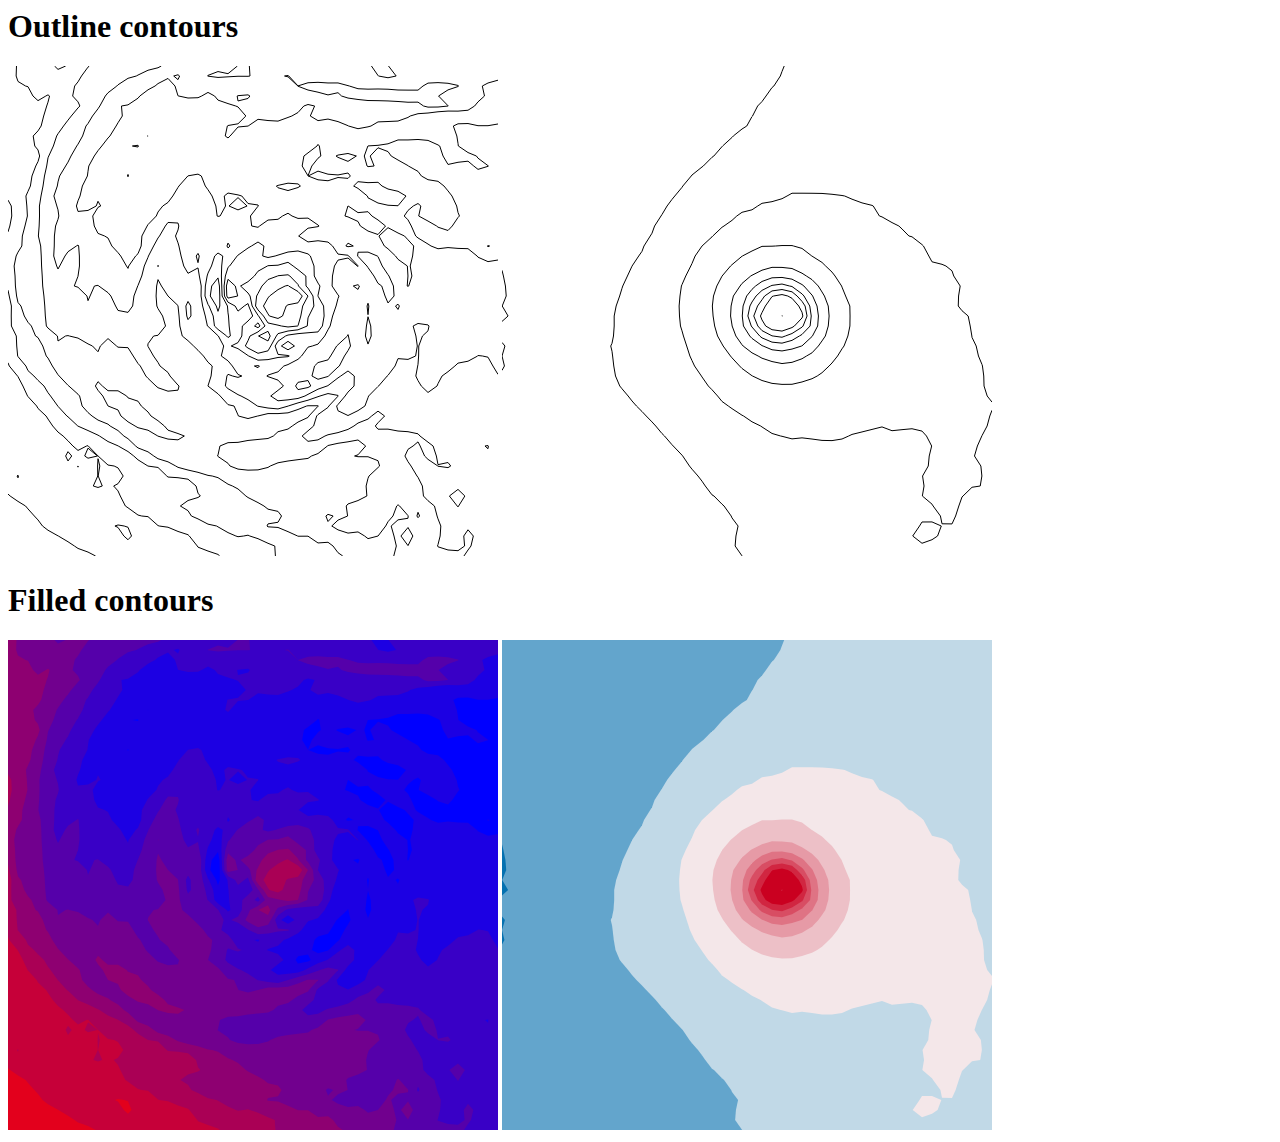
<file: src/Assignment10 - Marching Squares/index.html>
<!--
	Name:		Julian Aguirre
	Class:		CSC 444
	File:		index.html
	Date:		4/12/2021
	
	CSC 444 Assignment 10: Marching Squares
-->
<html lang='en'>
<head>
	<title>Marching Squares</title>
	<script src='d3.js'></script>
	<script src='data.js'></script>
	<script src='a10.js' defer></script>
</head>
<body>
	<!-- This div contains the charts that display the dataset with outline contours. -->
	<h1>Outline contours</h1>
	<div>
		<span id='plot1-temperature'></span>
		<span id='plot1-pressure'></span>
	</div>
	
	<!-- This div contains the charts that display the dataset with filled contours. -->
	<h1>Filled contours</h1>
	<div>
		<span id='plot2-temperature'></span>
		<span id='plot2-pressure'></span>
	</div>
</body>
</html>
</file>
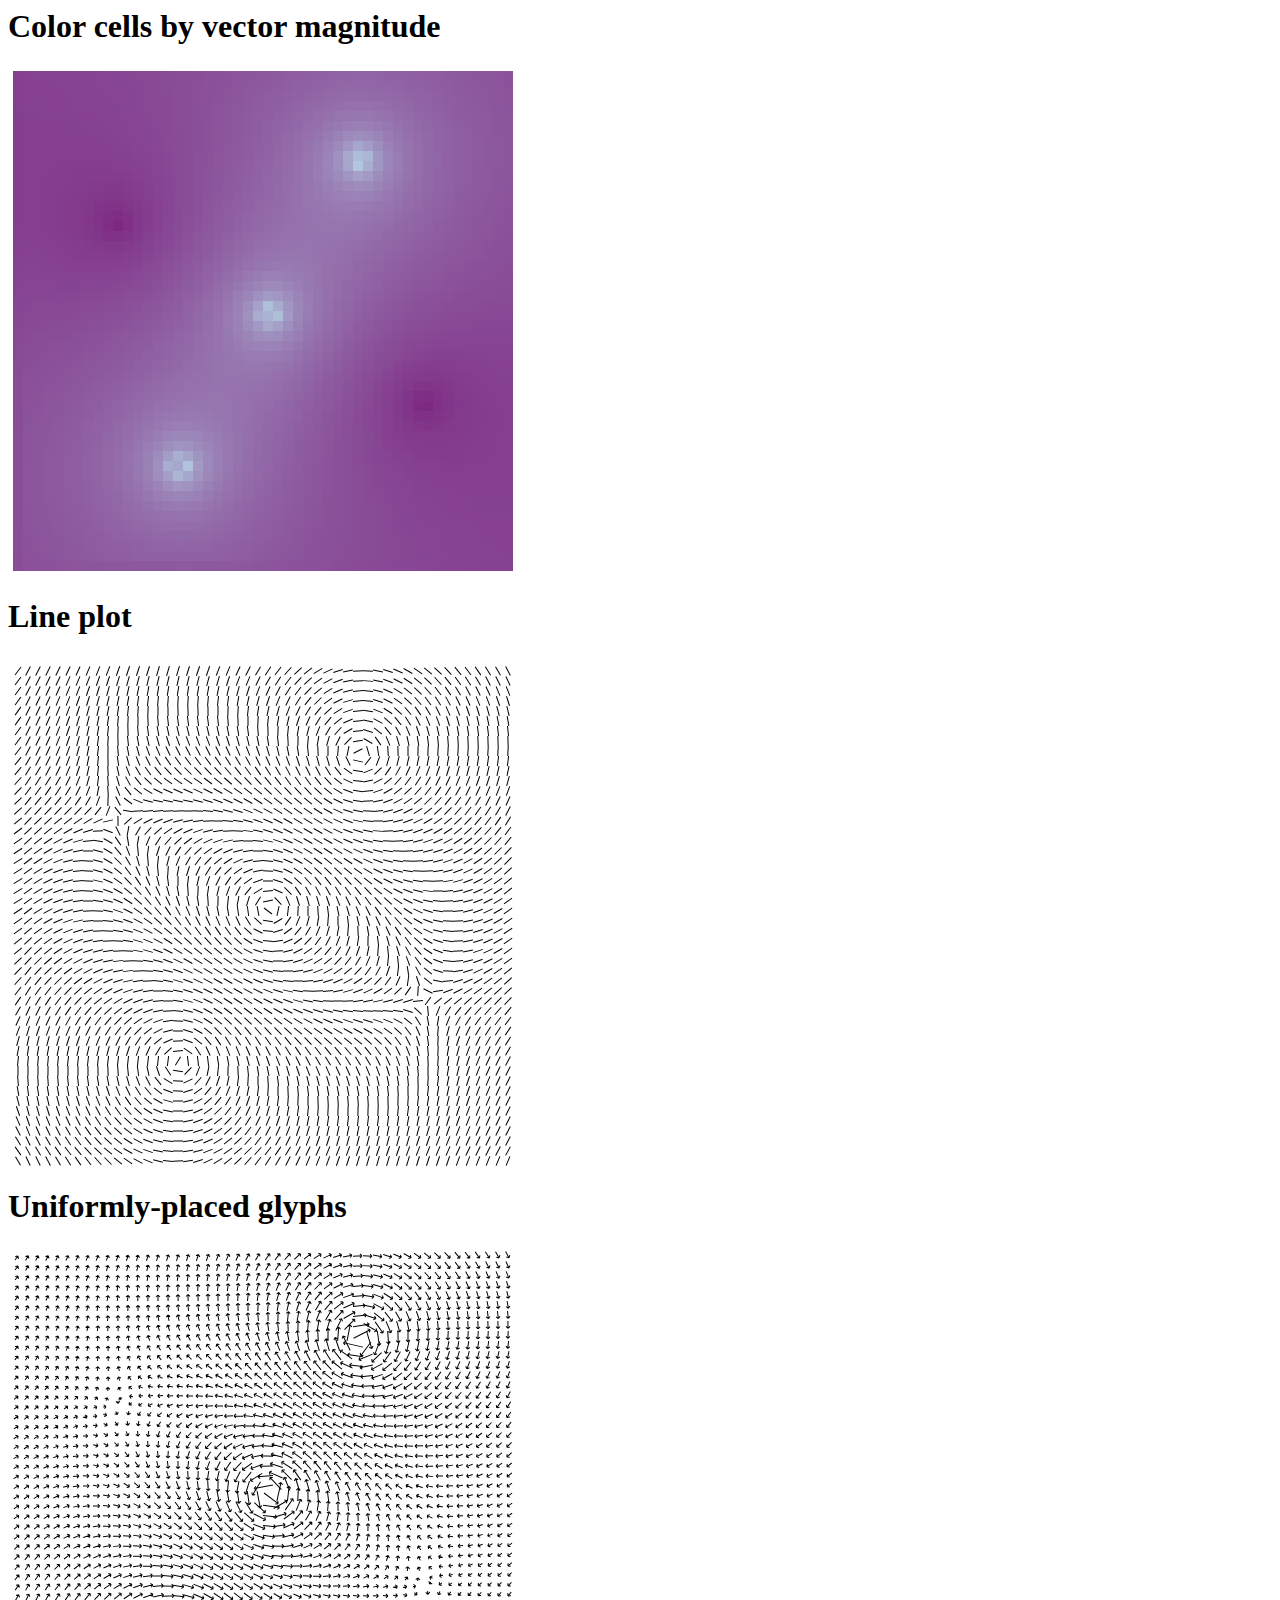
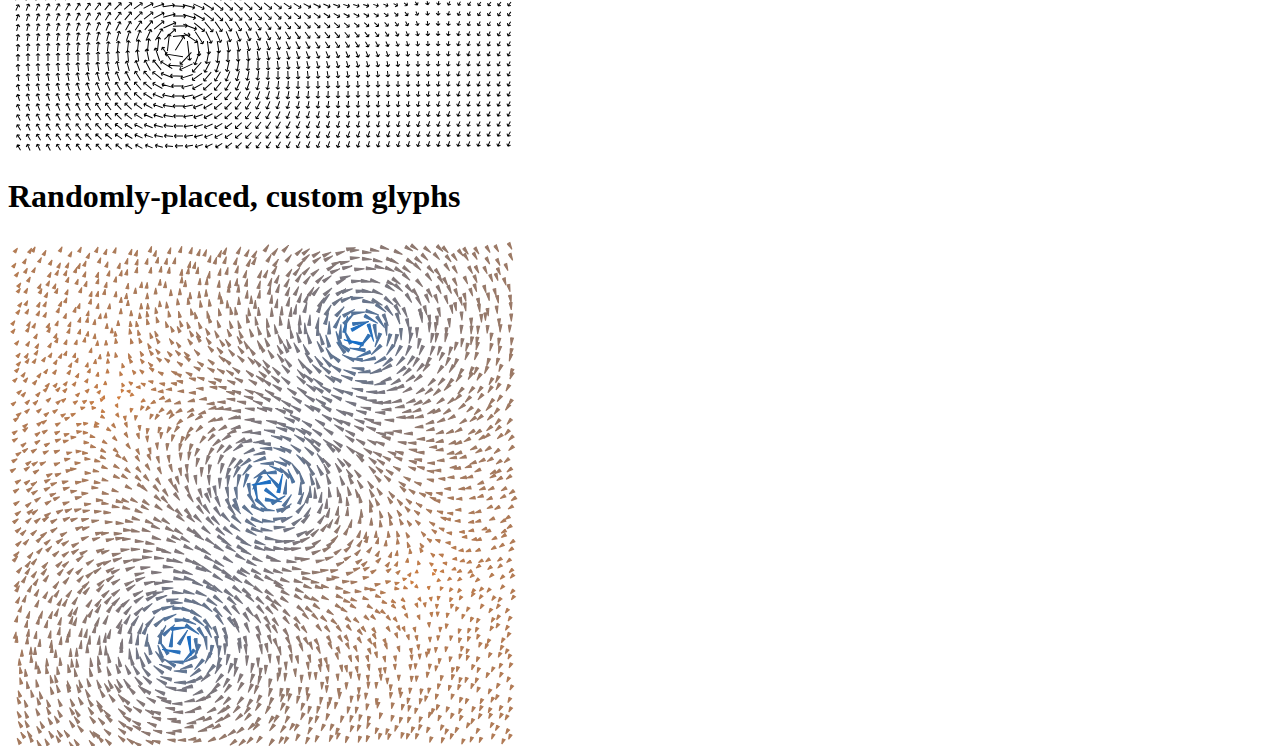
<file: src/Assignment12 - Flow Visualization/index.html>
<!--
	Name:		Julian Aguirre
	Class:		CSC 444
	File:		index.html
	Date:		4/28/2021
	
	CSC 444 Assignment 12: Flow Visualization
-->
<html lang='en'>
<head>
	<title>Flow Visualization</title>
	<meta charset='UTF-8'/>
	<link rel='stylesheet' href='style.css'>
	<script src='d3.js'></script>
	<script src='data.js'></script>
	<script src='a12.js' defer></script>
</head>
<body>
	
	<h1>Color cells by vector magnitude</h1>
	<div id='plot-color'></div>
	
	<h1>Line plot</h1>
	<div id='plot-line'></div>
	
	<h1>Uniformly-placed glyphs</h1>
	<div id='plot-uniform'></div>
	
	<h1>Randomly-placed, custom glyphs</h1>
	<div id='plot-random'></div>

</body>
</html>
</file>
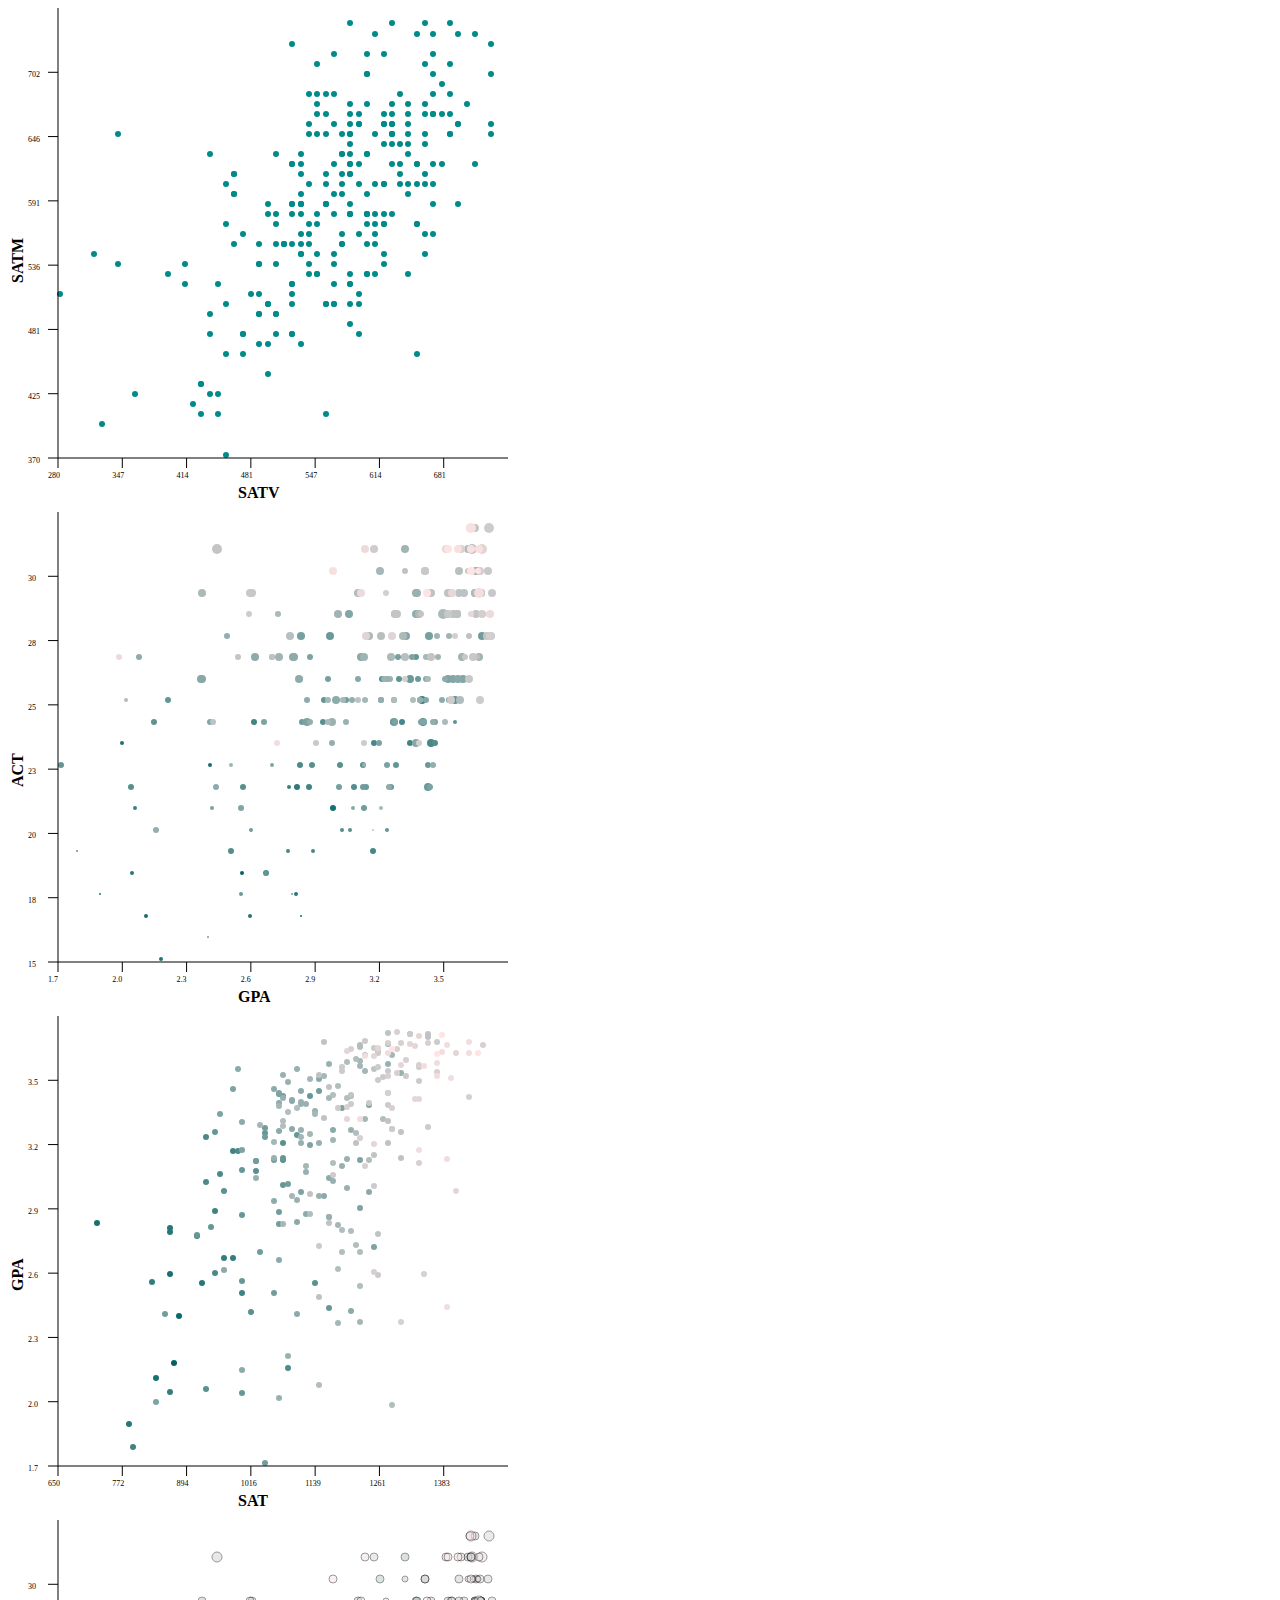
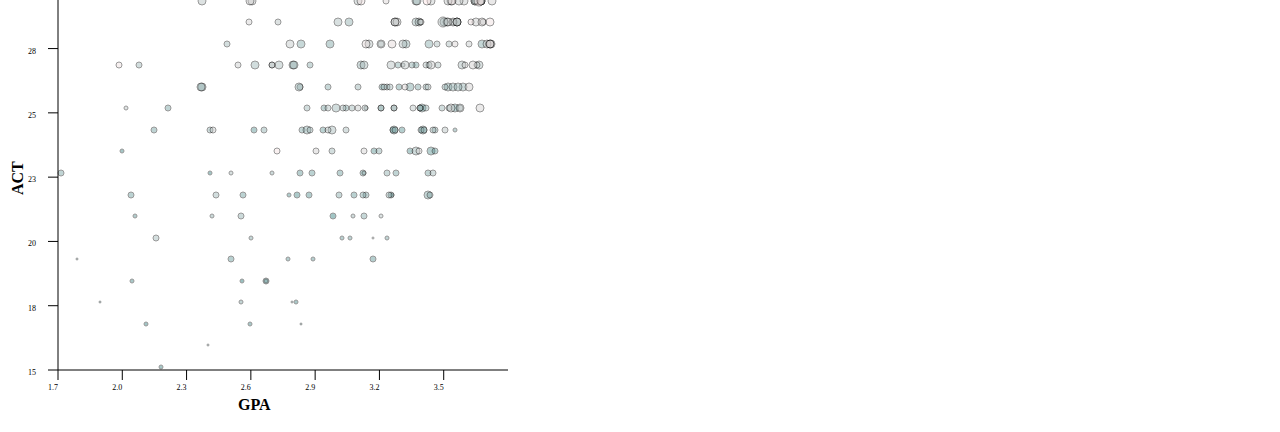
<file: src/Assignment3 - Javascript/index.html>
<!--
Name:		Julian Aguirre
Class:		CSC 444
File:		index.html
Date:		2/8/2021
-->
<!DOCTYPE html>
<html lang='en'>
<head>
	<meta charset='UTF-8'>
	<title>Assignment 3 Javascript</title>
	<link rel='stylesheet' href='style.css'>
	<script src='scores.js'></script>
	<script src='svg.js'></script>
	<script src='a03.js' defer></script>
</head>
<body>
	<!--
		Visualization 1: Scatterplot of circles, showing SAT's verbal scores versus SAT's
		mathematics scores
	-->
	<div id='chart_1'></div>
	
	<!--
		Visualization 2: Scatterplot of circles where GPA scores are on the x-axis, ACT scores are
		on the y-axis, the radius of the circles represent SATV scores, and the color represents
		SATM scores.
	 -->
	<div id='chart_2'></div>
	
	<!--
		Visualization 3: Scatterplot of circles where the sum of the SAT scores specifies the
		x-coordinate, GPA scores are on the y-axis, the radius of the circles is fixed, and the
		color of the circles represents the ACT scores.
	 -->
	<div id='chart_3'></div>
	
	<!--
		Extra Credit Visualization: For this improved visualization of chart 2, I decided to go with
		the use of opacity to improve the clarity. In the chart when there are stacked circles there
		is no way to tell if a circle is beneath another one. I set the opacity of the circle fill
		to 0.4 and the circle stroke color to black (from transparent). With these changes you can
		now tell with more ease whether or not there is a circle underneath any given circle.
	-->
	<div id='chart_2b'></div>
	
</body>
</html>
</file>
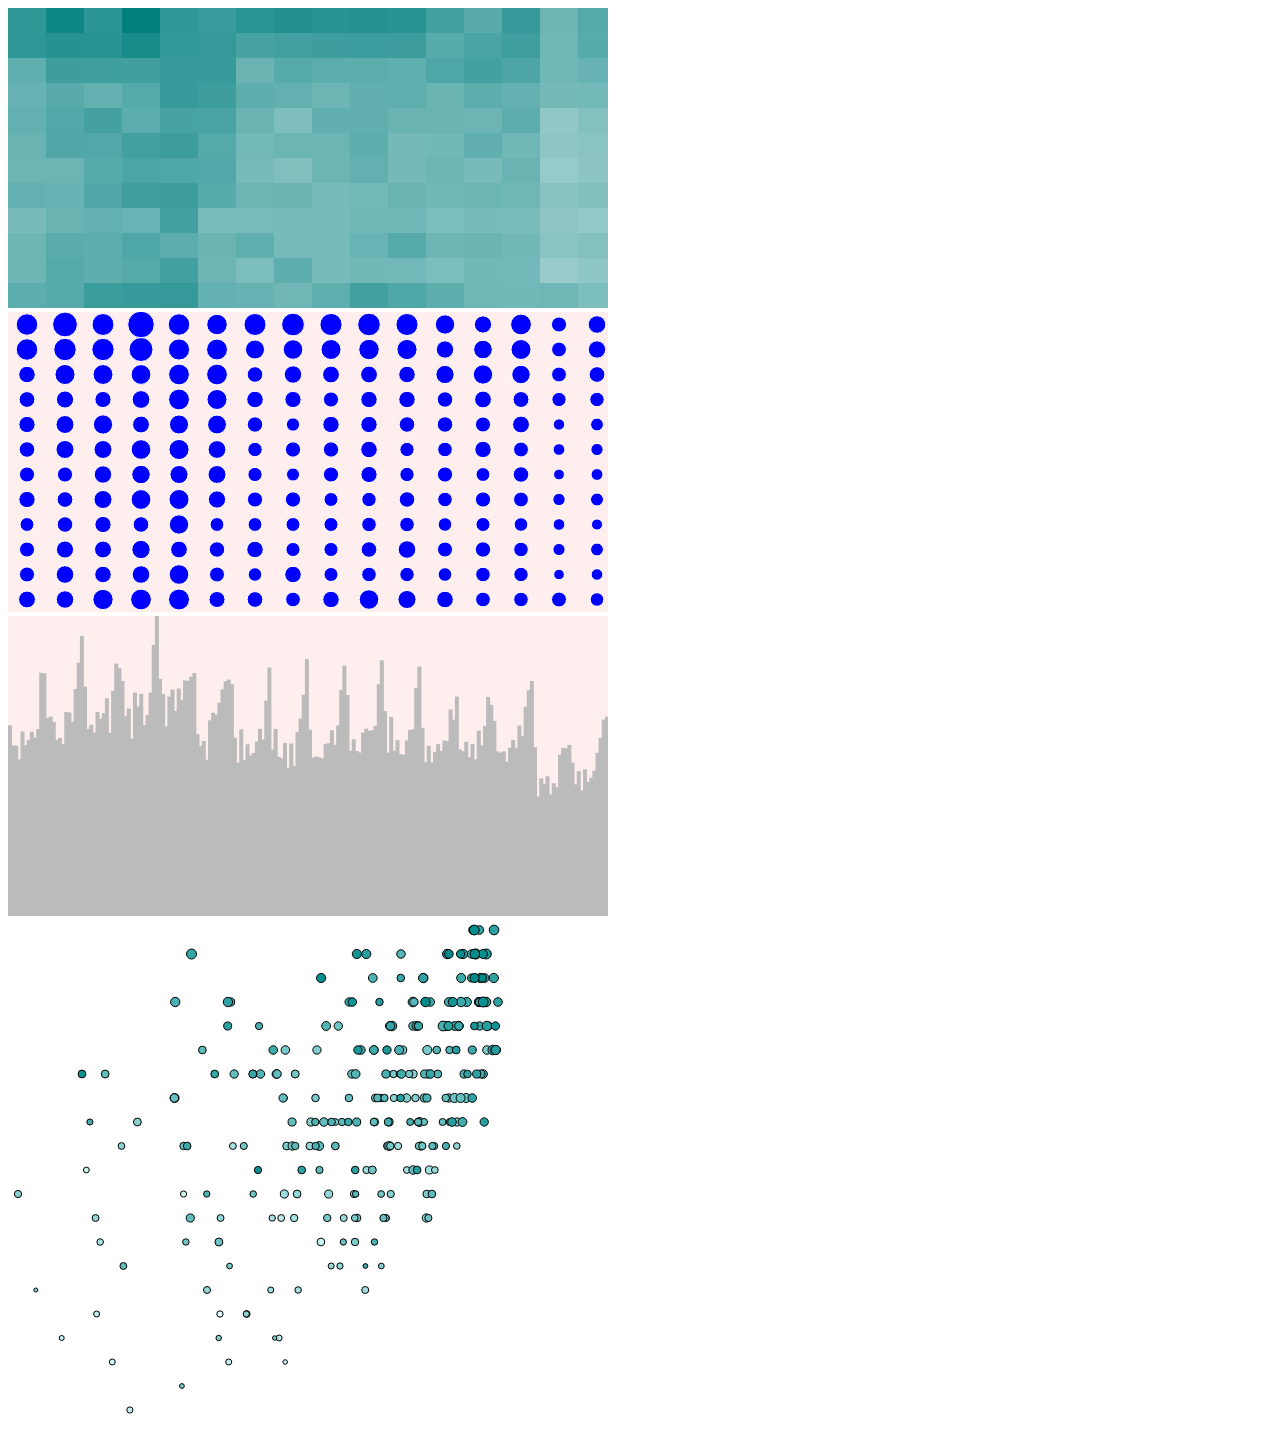
<file: src/Assignment4 - D3/index.html>
<!--
Name:		Julian Aguirre
Class:		CSC 444
File:		index.html
Date:		2/15/2021

CSC 444 Assignment 4: D3
-->
<!DOCTYPE html>
<html lang='en'>
<head>
	<title>D3</title>
	<meta charset='UTF-8'/>
	<link rel='stylesheet' href='style.css'>
	<script src='d3.js'></script>
	<script src='calvinScores.js'></script>
	<script src='ukDriverFatalities.js'></script>
	<script src='a04.js' defer></script>
</head>
<body>
	<!--
		Visualization 1: The chart that displays the fatalities in a grid of rectangles
	-->
	<div id='vis1'></div>
	
	<!--
		Visualization 2: The chart that displays the fatalities in a grid of circles
	 -->
	<div id='vis2'></div>
	
	<!--
		Visualization 3: The chart that displays the fatalities in a bar graph
	 -->
	<div id='vis3'></div>
	
	<!--
		Visualization 4: Scatterplot of circles where GPA scores are on the x-axis, ACT scores are
		on the y-axis, the radius of the circles represent SATV scores, and the color represents
		SATM scores.
	 -->
	<div id='vis4'></div>
	
</body>
</html>
</file>
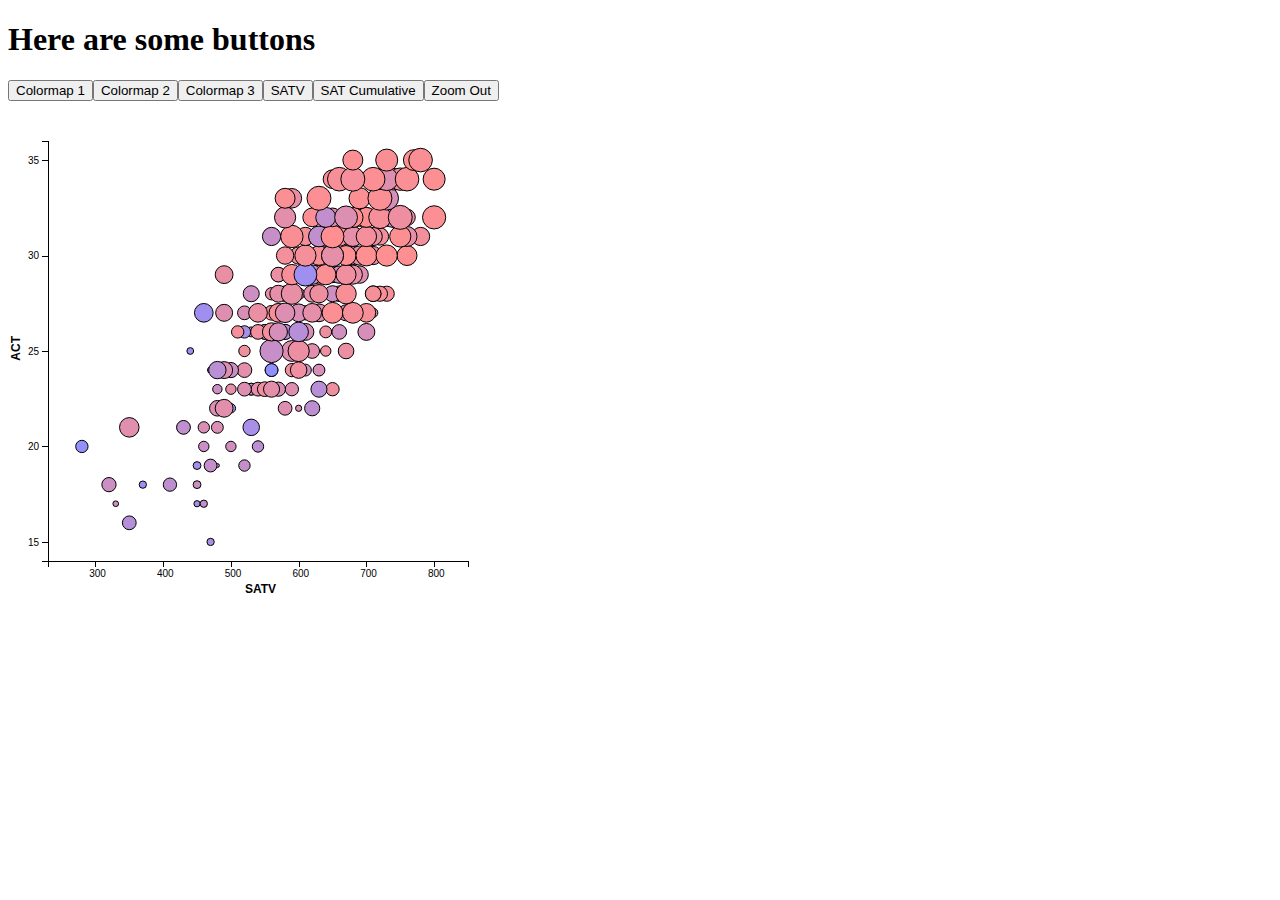
<file: src/Assignment5 - Scales, Axes, Transitions/index.html>
<!--
Name:		Julian Aguirre
Class:		CSC 444
File:		index.html
Date:		2/24/2021

CSC 444 Assignment 5: Scales, Axes, Transitions
-->
<!DOCTYPE html>
<html lang='en'>
<head>
	<title>Scales, Axes, Transitions</title>
	<meta charset='UTF-8'/>
	<link rel='stylesheet' href='style.css'>
	<script src='d3.js'></script>
	<script src='calvinScores.js'></script>
	<script src='a05.js' defer></script>
</head>
<body>
	<h1>Here are some buttons</h1>
	
	<!--
	    This div contains the 'Colormap 1', 'Colormap 1', 'Colormap 1', 'SATV', and
	    'SAT Cumulative' buttons.
	-->
	<div id='controls'></div>
	
	<!--
        This div contains the SVG chart that displays the data points.
    -->
	<div id='vis1'></div>
	
	<script src='buttons.js'></script>
</body>
</html>
</file>
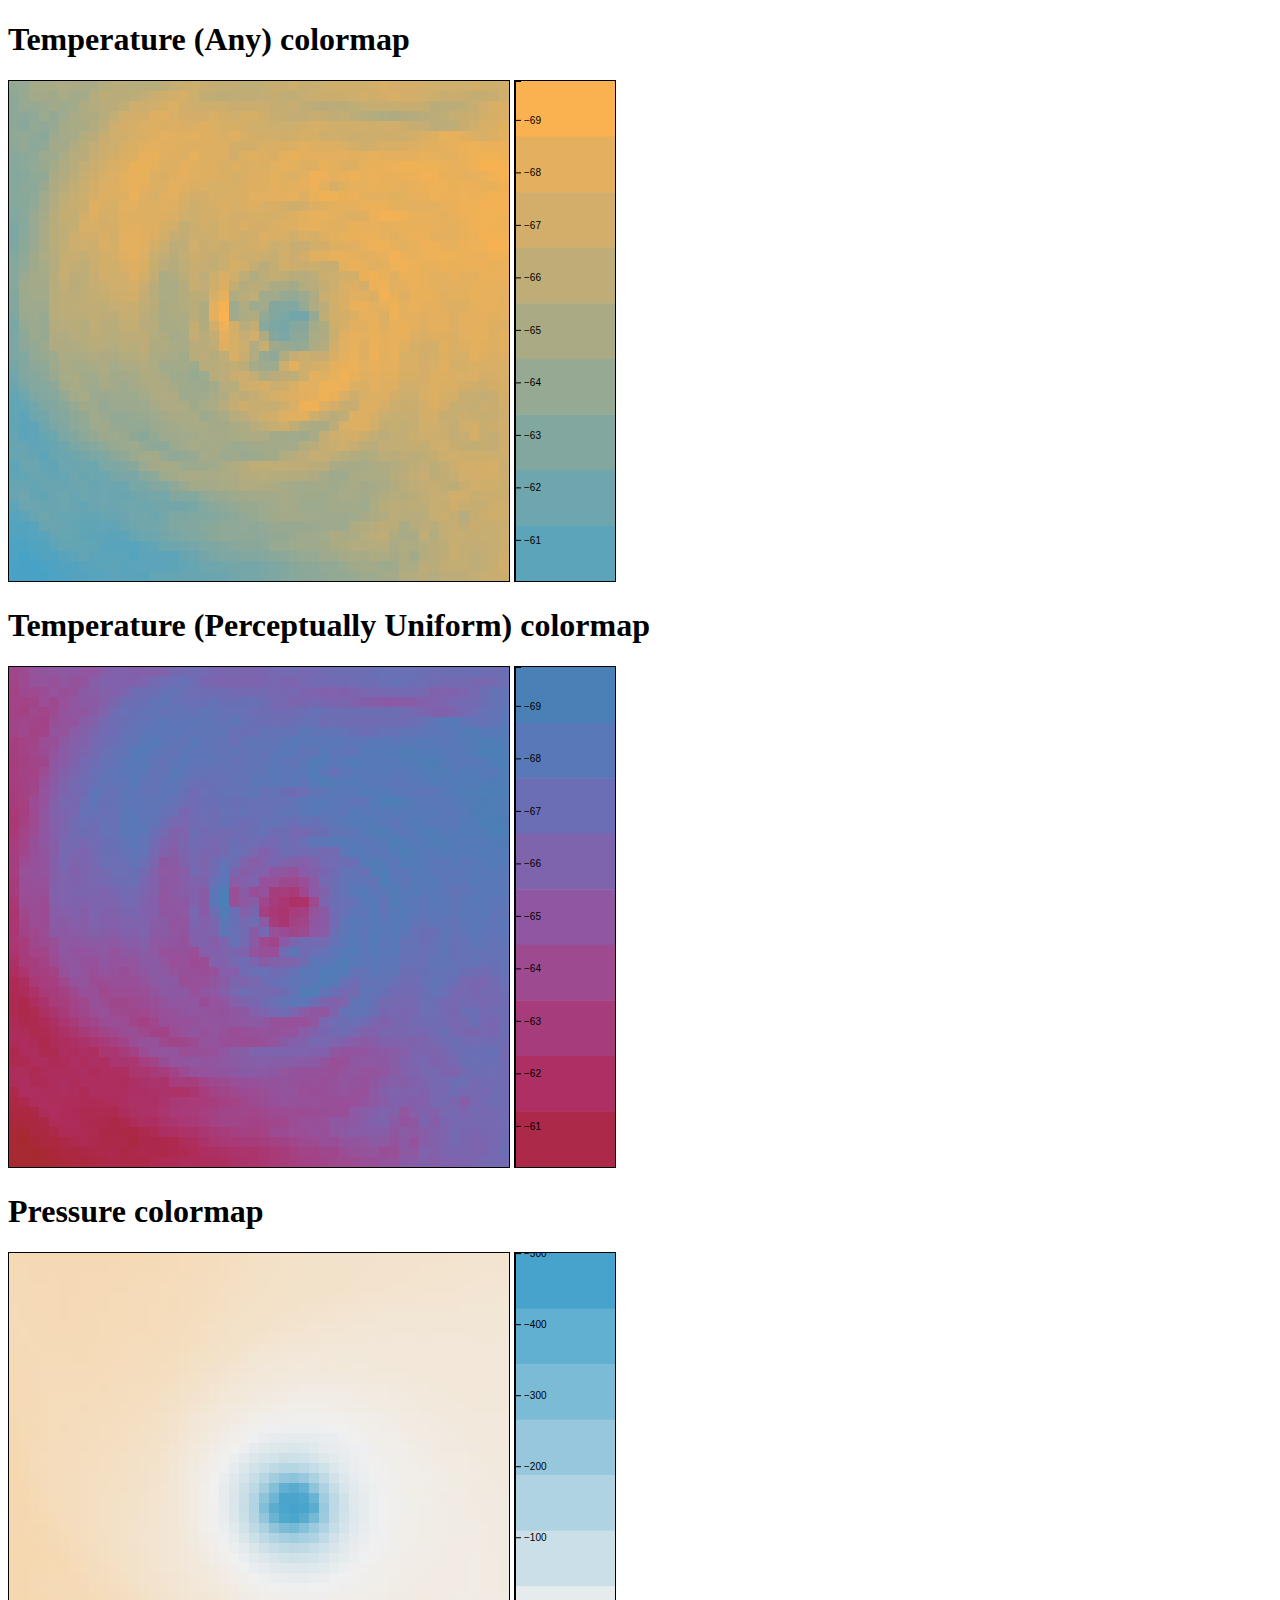
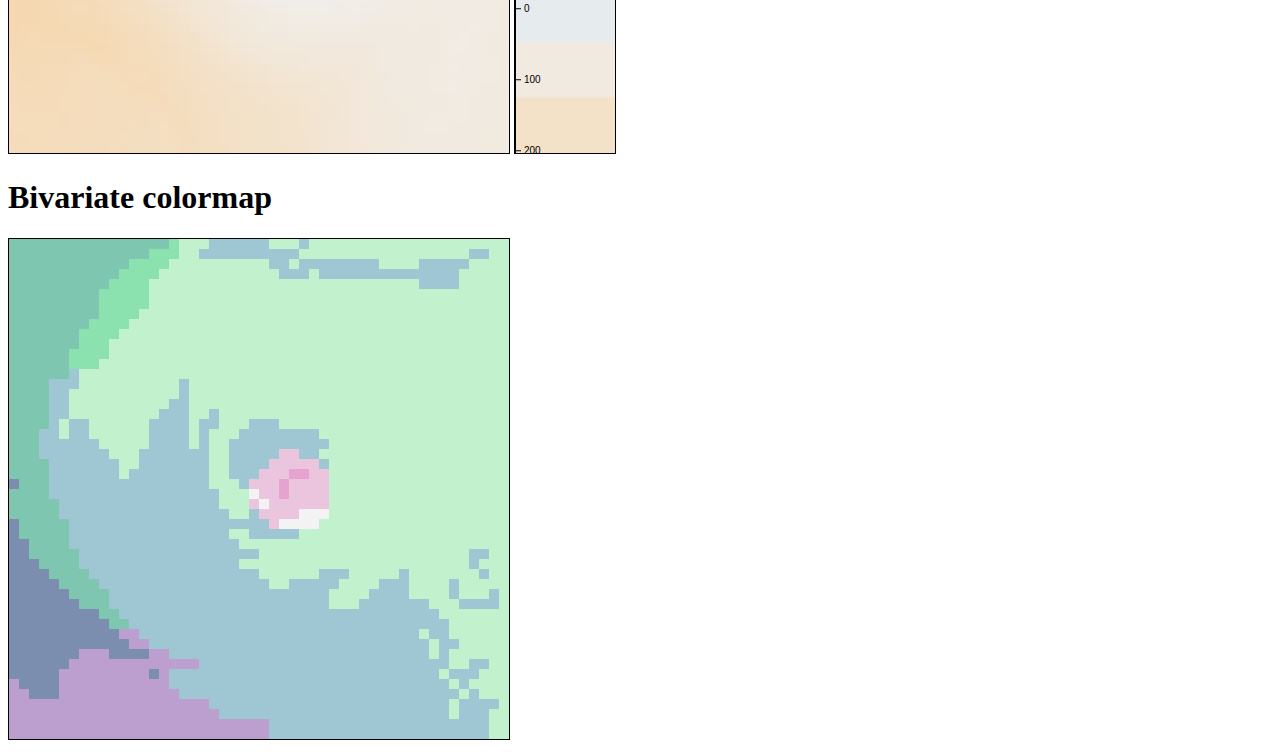
<file: src/Assignment6 - Color Spaces/index.html>
<!--
	Name:		Julian Aguirre
	Class:		CSC 444
	File:		index.html
	Date:		3/3/2021
	
	CSC 444 Assignment 6: Color Spaces
-->
<!DOCTYPE html>
<html lang='en'>
<head>
	<title>Color Spaces</title>
	<meta charset='UTF-8'/>
	<link rel='stylesheet' href='style.css'>
	<script src='d3.js'></script>
	<script src='data.js'></script>
	<script src='a06.js' defer></script>
</head>
<body>
	<!--
		This div contains the color scale for temperature where the minimum value is the color
		orange and the maximum color is blue.
	-->
	<h1>Temperature (Any) colormap</h1>
	<div>
		<span id='plot1-temperature'></span>
		<span id='colorlegend-1' class='colorlegend'></span>
	</div>
	
	<!--
		This div contains the color scale for temperature where the minimum value is the color
		steelblue and the maximum color is brown. This scale is perceptually uniform.
	-->
	<h1>Temperature (Perceptually Uniform) colormap</h1>
	<div>
		<span id='plot2-temperature'></span>
		<span id='colorlegend-2' class='colorlegend'></span>
	</div>
	
	<!--
		This div contains the color scale for pressure where the minimum value is the color
		blue, the mid point value is the color yellow-ish, and the maximum color is red.
	-->
	<h1>Pressure colormap</h1>
	<div>
		<span id='plot3-pressure'></span>
		<span id='colorlegend-3' class='colorlegend'></span>
	</div>
	
	<!--
		This div contains the color scale for the bivariate color map.
	-->
	<h1>Bivariate colormap</h1>
	<div>
		<span id='plot4-bivariate'></span>
		<span id='colorlegend-4' class='colorlegend'></span>
	</div>
	
</body>
</html>
</file>
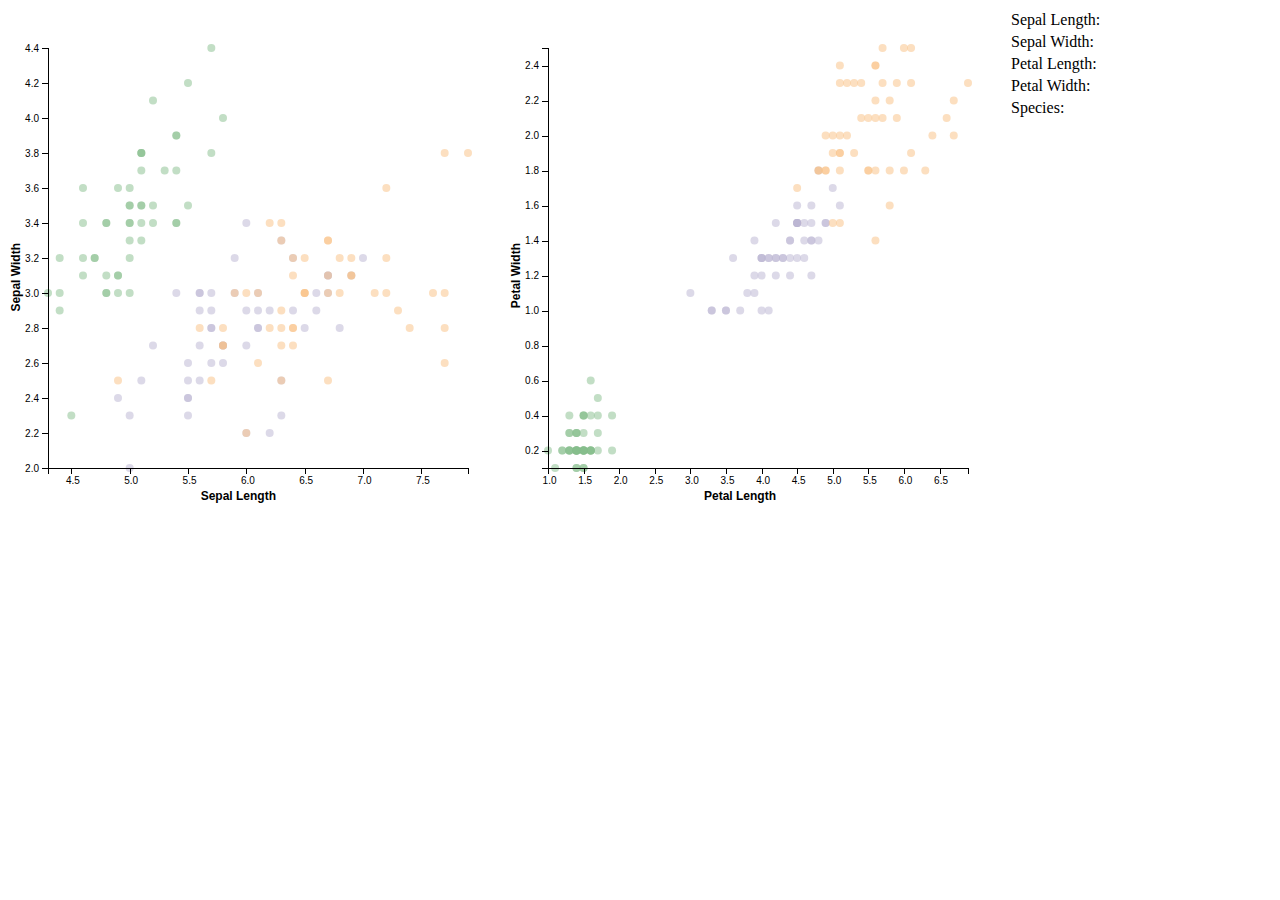
<file: src/Assignment7 - Linked Views, Brushing/index.html>
<!--
	Name:		Julian Aguirre
	Class:		CSC 444
	File:		index.html
	Date:		3/15/2021
	
	CSC 444 Assignment 7: Linked Views, Brushing
-->
<!DOCTYPE html>
<html lang='en'>
<head>
    <title>Linked Views, Brushing</title>
	<meta charset='UTF-8'/>
	<link rel='stylesheet' href='style.css'>
	<script src='d3.js'></script>
	<script src='iris.js'></script>
	<script src='a07.js' defer></script>
</head>
<body>
	<!--
		This div contains the scatterplot for the first view that has the label 'Sepal Length' for
		the x-axis and the label 'Sepal Width' for the y-axis.
	-->
	<div id='scatterplot_1' style='float: left'></div>
	
	<!--
		This div contains the scatterplot for the second view that has the label 'Petal Length' for
		the x-axis and the label 'Petal Width' for the y-axis.
	-->
	<div id='scatterplot_2' style='float: left'></div>
	
	<!--
		This div contains the table of the flower values and their labels.
	-->
	<div id='table' style='float: left'>
		<table>
			<tr>
				<td>Sepal Length:</td>
				<td id='table-sepalLength'></td>
			</tr>
			<tr>
				<td>Sepal Width:</td>
				<td id='table-sepalWidth'></td>
			</tr>
			<tr>
				<td>Petal Length:</td>
				<td id='table-petalLength'></td>
			</tr>
			<tr>
				<td>Petal Width:</td>
				<td id='table-petalWidth'></td>
			</tr>
			<tr>
				<td>Species:</td>
				<td id='table-species'></td>
			</tr>
		</table>
	</div>
	
	<div style='clear: both'></div>
</body>
</html>
</file>
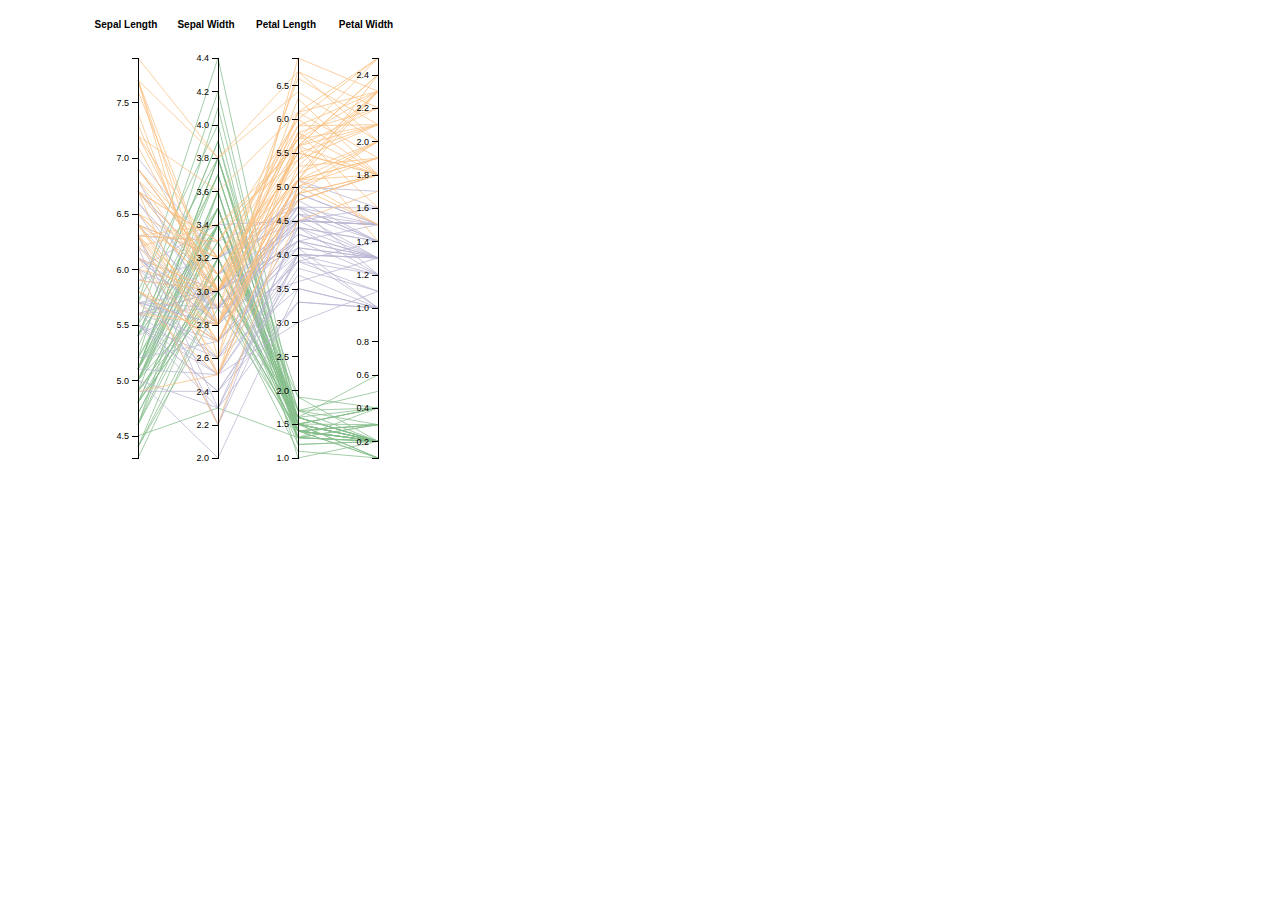
<file: src/Assignment8 - Parallel Coordinates/index.html>
<!--
	Name:		Julian Aguirre
	Class:		CSC 444
	File:		index.html
	Date:		3/22/2021
	
	Assignment 8: Parallel Coordinates
-->
<!DOCTYPE html>
<html lang='en'>
<head>
	<title>Parallel Coordinates</title>
	<meta charset='UTF-8'/>
	<link rel='stylesheet' href='style.css'>
	<script src='d3.js'></script>
	<script src='iris.js'></script>
	<script src='a08.js' defer></script>
</head>
<body>
	<!-- This div contains the SVG for the parallel chart -->
	<div id='pcplot'></div>
</body>
</html>
</file>
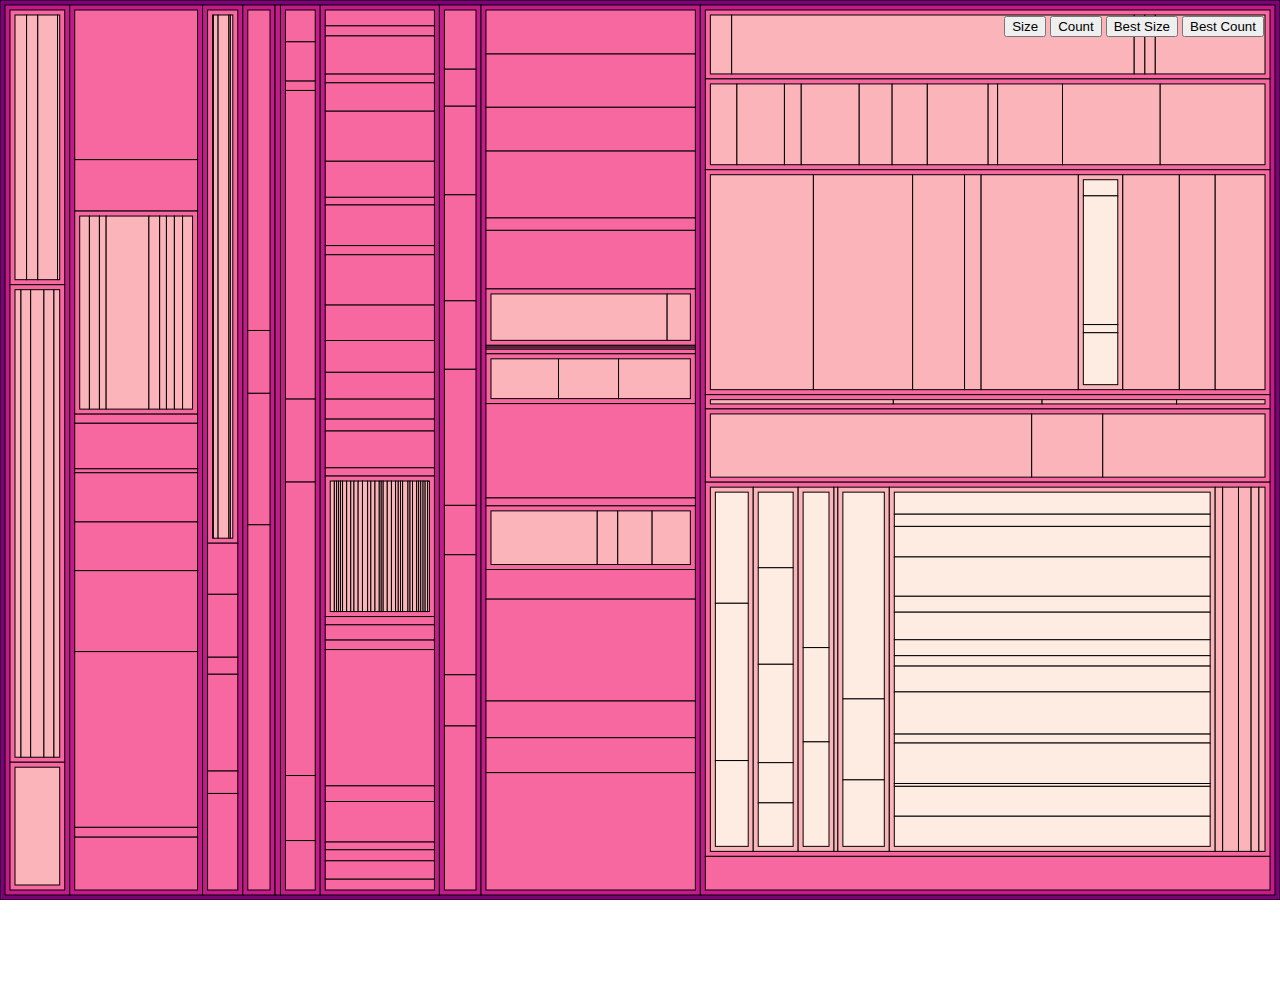
<file: src/Assignment9 - Treemaps/index.html>
<!--
	Name:		Julian Aguirre
	Class:		CSC 444
	File:		index.html
	Date:		3/31/2021
	
	CSC 444 Assignment 9: Treemaps
-->
<!DOCTYPE html>
<html lang='en'>

<head>
	<title>Treemaps</title>
	<meta charset='UTF-8'/>
	<link rel='stylesheet' href='style.css'>
	<script src='d3.js'></script>
	<script src='flare.js'></script>
	<script src='test-cases.js'></script>
	<script src='a09.js' defer></script>
</head>

<body style='padding: 0; margin: 0'>
	<!-- This SVG contains the treemap chart -->
	<svg id='svg'></svg>
	
	<!-- This div contains the buttons for the functionality of the chart -->
	<div style='position: absolute; right: 1em; top: 1em'>
		<button id='size'>Size</button>
		<button id='count'>Count</button>
		<button id='best-size'>Best Size</button>
		<button id='best-count'>Best Count</button>
	</div>
	
	<!-- This div contains the table to display the tool tip when the user clicks a rectangle-->
	<div id='tool-tip'>
		<div id='table' style='float: left'>
			<table>
				<tr>
					<td class='tip-label'>&nbsp;&nbsp;&nbsp;Title: </td>
					<td class='tip-value' id='tip-title'></td>
				</tr>
				<tr>
					<td class='tip-label'>Depth: </td>
					<td class='tip-value' id='tip-depth'></td>
				</tr>
				<tr>
					<td class='tip-label'>&nbsp;&nbsp;&nbsp;Size: </td>
					<td class='tip-value' id='tip-size'></td>
				</tr>
				<tr class='tip-optional'>
					<td class='tip-label'>Count: </td>
					<td class='tip-value' id='tip-count'></td>
				</tr>
			</table>
		</div>
	</div>
	
	
</body>
</html>
</file>
<file: src/Assignment12 - Flow Visualization/style.css>
/*
 * Name:	Julian Aguirre
 * Class:	CSC 444
 * File:	style.css
 * Date:	4/28/2021
 */
svg {
	/*border: 1px solid black;*/
}

line {
	stroke: black;
	stroke-width: 1px;
}

path {
	stroke-width: 1px;
}
</file>
<file: src/Assignment3 - Javascript/style.css>
/*
 * Name:	Julian Aguirre
 * Course:	CSC 444
 * File:	style.css
 * Date:	2/8/202
 */
circle {
	stroke: transparent;
}

line {
	stroke: black;
}

/* The styling for the axis names */
.axis_text {
	font-size:   16px;
	font-weight: bold;
}

/* The styling for the number values next to the tick marks */
.tick_text {
	font-size: 8px;
}

#scatterplot_2b circle {
	stroke: black;
}
</file>
<file: src/Assignment4 - D3/style.css>
/*
 * Name:	Julian Aguirre
 * Class:	CSC 444
 * File:	style.css
 * Date:	2/15/202
 */
SVG {
	/*border: 1px solid black;*/
}

#scatterplot_2 circle {
	stroke: black;
	stroke-width: 1px;
}

#chart1, #chart2, #chart3 {
	background-color: #fee
}
</file>
<file: src/Assignment5 - Scales, Axes, Transitions/style.css>
/*
 * Name:	Julian Aguirre
 * Class:	CSC 444
 * File:	style.css
 * Date:	2/24/2021
 */
svg {
	width: 500px;
	height: 500px;
	/*border: 1px solid black;*/
}

circle {
	stroke: black;
}

/* Responsible for the axis line */
.axis path, .axis line {
	fill: none;
	stroke: black;
	shape-rendering: crispEdges;
}

/* Responsible for the text next to the axis line */
.axis text {
	font-family: Verdana, sans-serif;
	font-weight: bold;
	font-size: 12px;
	fill: black;
	text-anchor: end;
}

/* Responsible for the text next to the ticks */
svg .tick > text {
	font-family: Optima, Futura, sans-serif;
	font-weight: normal;
	font-size: 10px;
	fill: black;
}

/* Centers x-axis tick's text */
#x_axis .tick > text {
	transform: translate(10px,0px);
}
</file>
<file: src/Assignment6 - Color Spaces/style.css>
/*
 * Name:	Julian Aguirre
 * Class:	CSC 444
 * File:	style.css
 * Date:	3/3/2021
 */
svg {
	border: 1px solid black;
}

/* Responsible for the axis line */
.axis path, .axis line {
	fill: none;
	stroke: black;
	shape-rendering: crispEdges;
}

/* Responsible for the text next to the axis line */
.axis text {
	font-family: Verdana, sans-serif;
	font-weight: bold;
	font-size: 12px;
	fill: black;
	text-anchor: end;
}

/* Responsible for the text next to the ticks */
svg .tick > text {
	font-family: Optima, Futura, sans-serif;
	font-weight: normal;
	font-size: 10px;
	fill: black;
}
</file>
<file: src/Assignment7 - Linked Views, Brushing/style.css>
/*
 * Name:	Julian Aguirre
 * Class:	CSC 444
 * File:	style.css
 * Date:	3/15/2021
 */
svg {
	/*width: 500px;*/
	/*height: 500px;*/
	/*border: 1px solid black;*/
}

/* When the element is in the brush rectangle */
.selected {
	opacity: 1 !important;
	stroke: black;
	stroke-width: 1px;
}

/* When the element is not in the brush rectangle */
.not-selected {
	opacity: 0.5 !important;
	stroke: transparent;
	stroke-width: 1px;
}

/* Responsible for the axis line */
.axis path, .axis line {
	fill: none;
	stroke: black;
	shape-rendering: crispEdges;
}

/* Responsible for the text next to the axis line */
.axis text {
	font-family: Verdana, sans-serif;
	font-weight: bold;
	font-size: 12px;
	fill: black;
	text-anchor: end;
}

/* Responsible for the text next to the ticks */
svg .tick > text {
	font-family: Optima, Futura, sans-serif;
	font-weight: normal;
	font-size: 10px;
	fill: black;
}

/* Centers x-axis tick's text */
#x_axis .tick > text {
	transform: translate(8px,0px);
}
</file>
<file: src/Assignment8 - Parallel Coordinates/style.css>
/*
 * Name:	Julian Aguirre
 * Class:	CSC 444
 * File:	style.css
 * Date:	3/22/2021
 */
/* The lines connecting the parallel coordinates */
.datapath {
	opacity:      0.75;
	stroke-width: 1px;
	fill:         none;
}

/* When the element is in the brush rectangle */
.selected {
	opacity: 0.75 !important;
}

/* When the element is not in the brush rectangle */
.not-selected {
	opacity: 0.1 !important;
}

/* Responsible for the axis line */
.axis path, .axis line {
	stroke:          black;
	fill:            none;
	shape-rendering: crispEdges;
}

/* Responsible for the text next to the axis line */
.label {
	font-family: Verdana, sans-serif;
	font-weight: bold;
	font-size:   10px;
	fill:        black;
	text-anchor: middle;
}

/* Responsible for the text next to the ticks */
svg .tick > text {
	font-family: Optima, Futura, sans-serif;
	font-weight: normal;
	font-size:   9px;
	fill:        black;
}
</file>
<file: src/Assignment9 - Treemaps/style.css>
/*
 * Name:	Julian Aguirre
 * Class:	CSC 444
 * File:	style.css
 * Date:	3/31/2021
 */

/* The text 'Title', 'Depth', 'Size', and 'Count' */
.tip-label {
	font-weight: bold;
}

/* The container responsible for showing the rectangle's info that the user clicked */
div#tool-tip {
	position:       absolute;
	height:         auto;
	font:           12px sans-serif;
	padding:        2px;
	text-align:     left;
	pointer-events: none;
	opacity:        0;
	border:         0;
	border-radius:  4px;
	background:     #FED98E;
	
}
</file>
